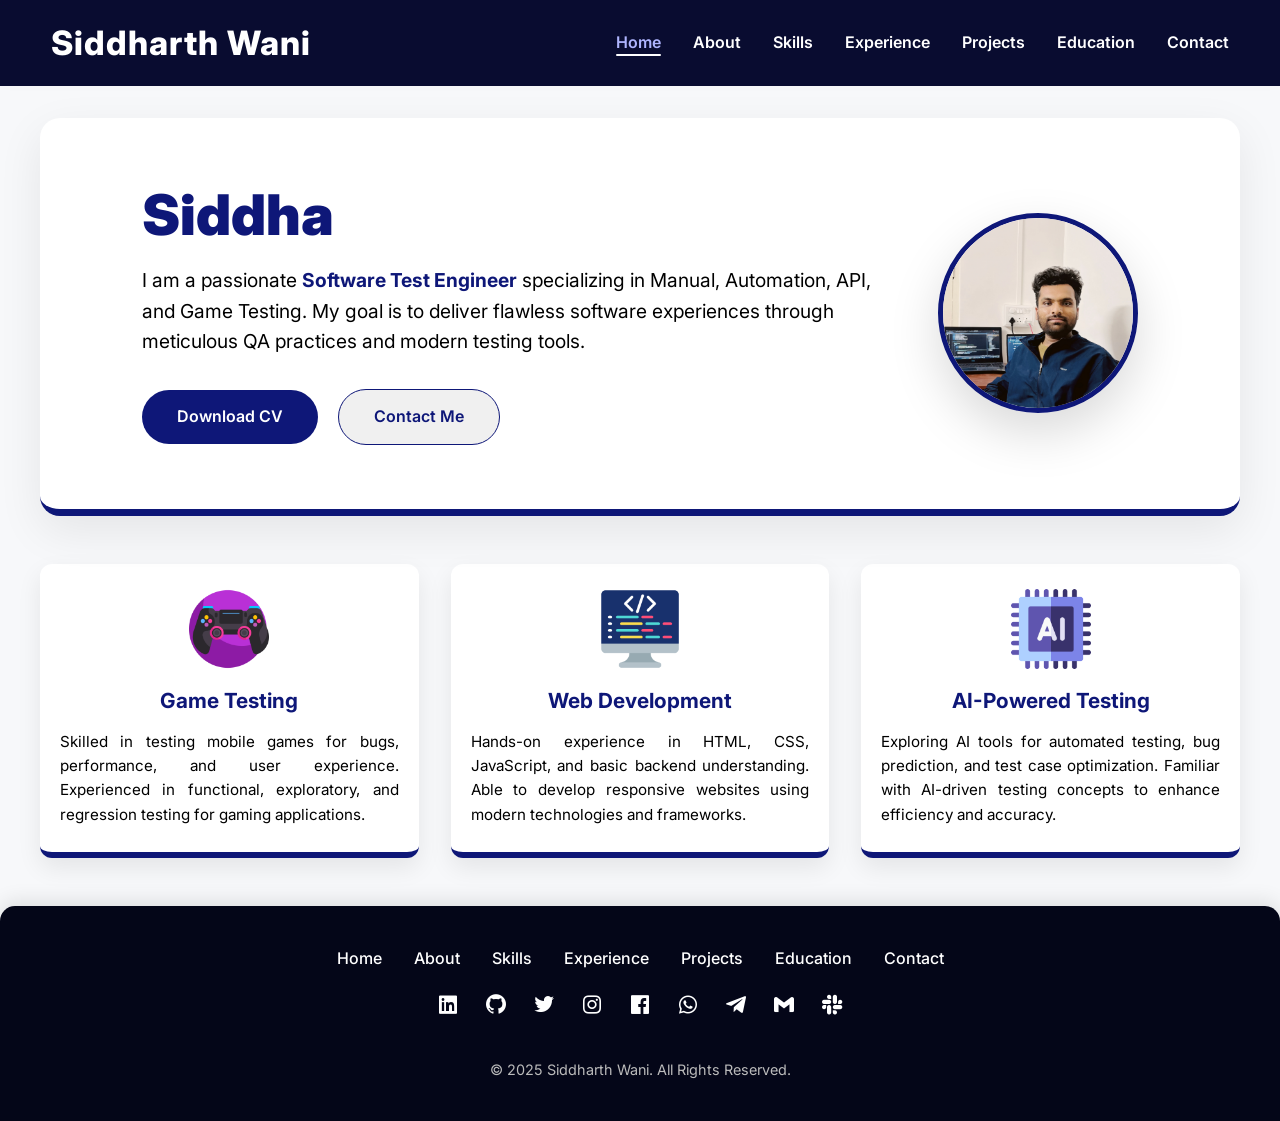
<file: index.html>
<!DOCTYPE html>
<html lang="en">
<head>
  <meta charset="UTF-8">
  <meta name="viewport" content="width=device-width, initial-scale=1.0">
  <title>Siddharth Wani | Portfolio</title>
  <link href="https://fonts.googleapis.com/css2?family=Inter:wght@400;600;700&display=swap" rel="stylesheet">
  <link rel="stylesheet" href="style.css">
  <link href="https://unpkg.com/boxicons@2.1.4/css/boxicons.min.css" rel="stylesheet">
  <link href="https://unpkg.com/boxicons@2.1.4/css/boxicons.min.css" rel="stylesheet">

</head>
<body>
  <!-- Scroll Progress Bar -->
  <div class="scroll-progress"></div>

  <!-- Navbar -->
  <header>
    <nav class="navbar">
      <div class="logo">Siddharth Wani</div>
      <ul class="nav-links">
        <li><a href="index.html" class="active">Home</a></li>
        <li><a href="about.html">About</a></li>
        <li><a href="skills.html">Skills</a></li>
        <li><a href="experience.html">Experience</a></li>
        <li><a href="projects.html">Projects</a></li>
        <li><a href="education.html">Education</a></li>
        <li><a href="contact.html">Contact</a></li>
      </ul>
      <div class="hamburger"><span></span><span></span><span></span></div>
    </nav>
  </header>

  <!-- Hero Section -->
  <section class="hero">
    <div class="hero-content">
      <h1 id="typing-text">Siddharth Wani</h1>
      <p>I am a passionate <span>Software Test Engineer</span> specializing in Manual, Automation, API, and Game Testing. My goal is to deliver flawless software experiences through meticulous QA practices and modern testing tools.</p>
      <div class="hero-btns">
       <a href="Siddharth Wani- Resume.pdf" id="download-cv" class="btn-primary">Download CV</a>

        
        <a href="contact.html" class="btn-secondary">Contact Me</a>
      </div>
    </div>
    <div class="hero-image">
      <img src="Picsart_25-09-28_19-51-25-520.jpg" alt="Siddharth Wani">
    </div>
  </section>

  <div class="highlights">

<!-- Card 1: Game Testing -->
<div class="highlight-card">
  <div class="highlight-logo-container">
    <img src="gaming.png" alt="Game Testing Logo" class="highlight-logo">
  </div>
  <h3 style="text-align: center;">Game Testing</h3>
  <p style="text-align: justify;">
    Skilled in testing mobile games for bugs, performance, and user experience. Experienced in functional, exploratory, and regression testing for gaming applications.
  </p>
</div>

<!-- Card 2: Development Skills -->
<div class="highlight-card">
  <div class="highlight-logo-container">
    <img src="programming.png" alt="Development Logo" class="highlight-logo">
  </div>
  <h3 style="text-align: center;">Web Development</h3>
  <p style="text-align: justify;">
    Hands-on experience in HTML, CSS, JavaScript, and basic backend understanding. Able to develop responsive websites using modern technologies and frameworks.
  </p>
</div>

<!-- Card 3: AI in Testing -->
<div class="highlight-card">
  <div class="highlight-logo-container">
    <img src="ai.png" alt="AI Testing Logo" class="highlight-logo">
  </div>
  <h3 style="text-align: center;">AI-Powered Testing</h3>
  <p style="text-align: justify;">
    Exploring AI tools for automated testing, bug prediction, and test case optimization. Familiar with AI-driven testing concepts to enhance efficiency and accuracy.
  </p>
</div>




</div>


<footer class="footer">
  <div class="footer-container">
    <!-- Quick Links -->
    <ul class="footer-links">
      <li><a href="index.html">Home</a></li>
      <li><a href="about.html">About</a></li>
      <li><a href="skills.html">Skills</a></li>
      <li><a href="experience.html">Experience</a></li>
      <li><a href="projects.html">Projects</a></li>
      <li><a href="education.html">Education</a></li>
      <li><a href="contact.html">Contact</a></li>
    </ul>

    <!-- Social Icons -->
<div class="social">
  <a href="https://www.linkedin.com/in/siddharthwani/" target="_blank">
    <i class='bx bxl-linkedin-square'></i>
  </a>
  <a><i class='bx bxl-github'></i></a>
  <a><i class='bx bxl-twitter'></i></a>
  <a href="https://www.instagram.com/siddharthbwani?igsh=bHFyMXdpeGRtMmJ3" target="_blank">
    <i class='bx bxl-instagram'></i>
  </a>
  <a><i class='bx bxl-facebook-square'></i></a>
  <a href="https://wa.me/918767096245" target="_blank">
    <i class='bx bxl-whatsapp'></i>
  </a>
  <a><i class='bx bxl-telegram'></i></a>

 <a href="https://mail.google.com/mail/?view=cm&fs=1&to=wanisiddharthb@gmail.com&su=Hello%20Siddharth&body=I%20want%20to%20connect%20with%20you" target="_blank">
  <i class='bx bxl-gmail'></i>
</a>

  <a><i class='bx bxl-slack'></i></a>
</div>


  <!-- Copyright -->
  <div class="copyright">
    <p>© 2025 Siddharth Wani. All Rights Reserved.</p>
  </div>
</footer>




  <script src="script.js"></script>

<!-- Modal -->
<div id="downloadModal" class="modal">
  <div class="modal-content">
    <p>Do you want to download the CV?</p>
    <div class="modal-buttons">
      <button id="yesBtn" class="btn-yes">Yes</button>
      <button id="noBtn" class="btn-no">No</button>
    </div>
  </div>
</div>

</body>
</html>
</file>
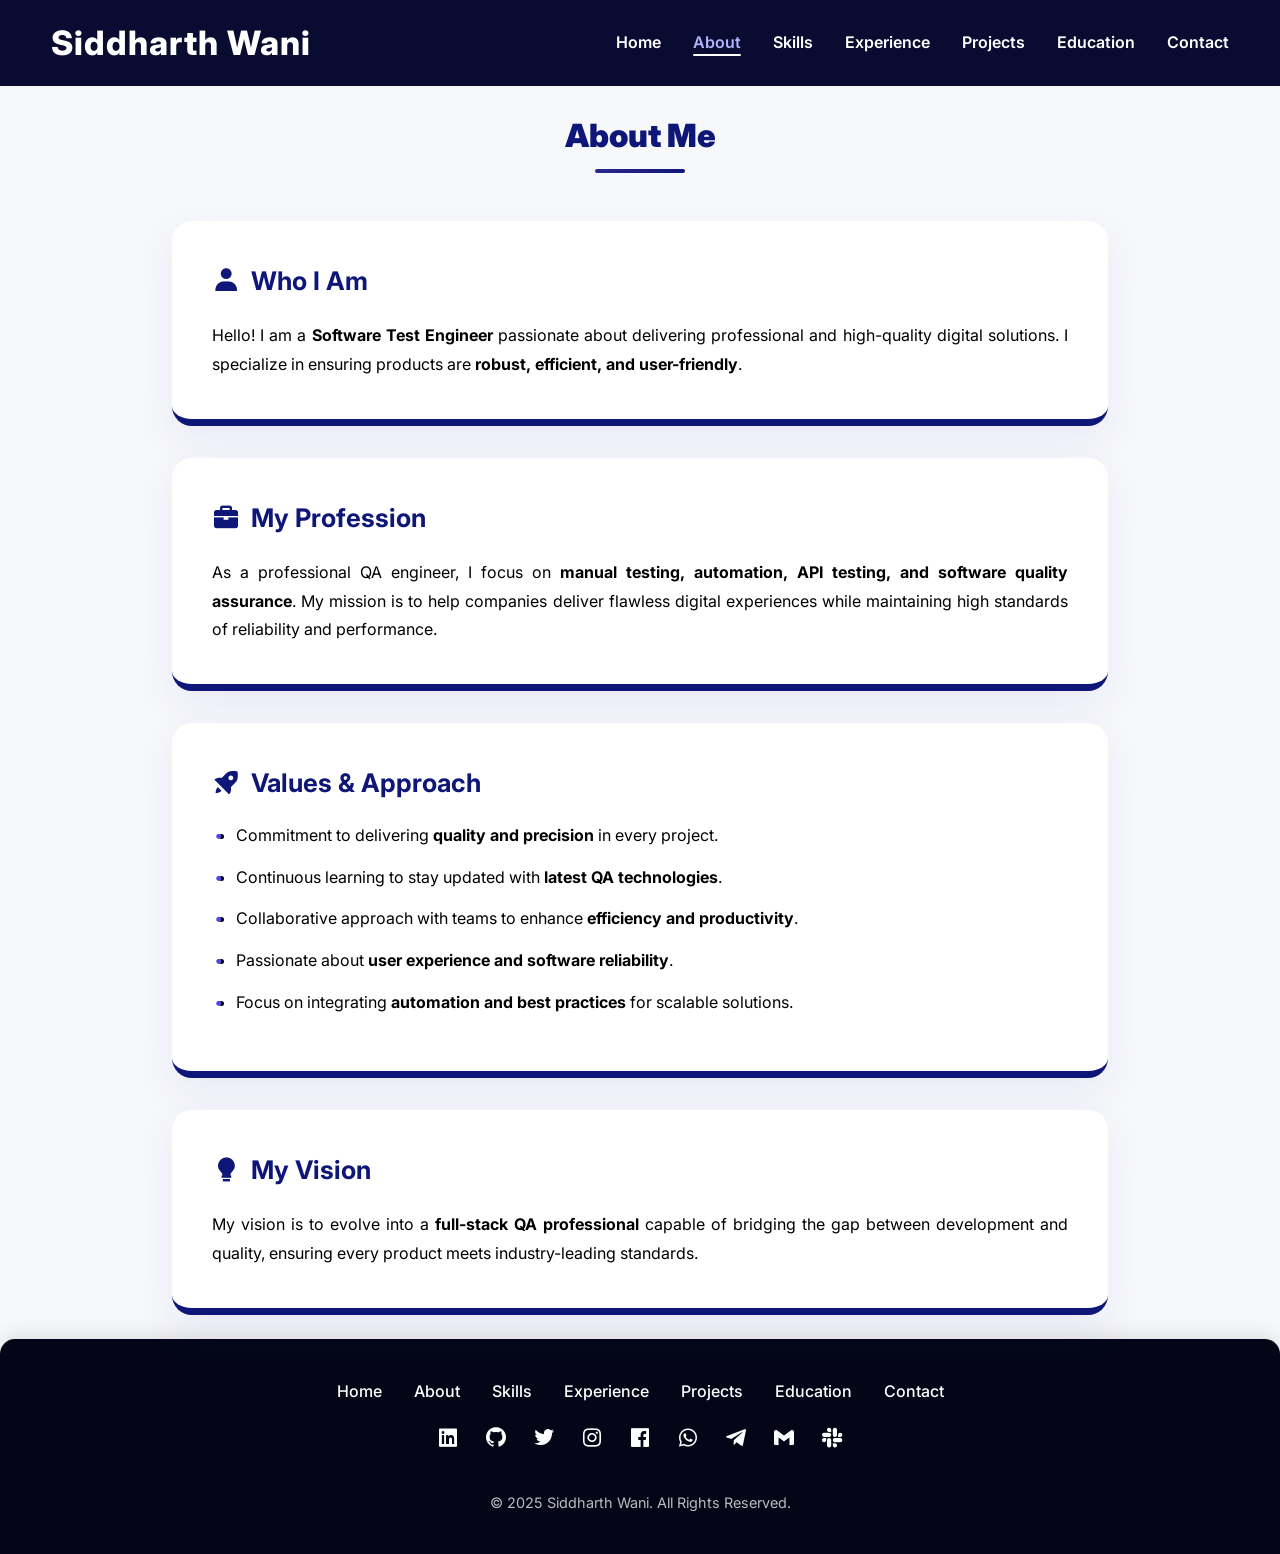
<file: about.html>
<!DOCTYPE html>
<html lang="en">
<head>
  <meta charset="UTF-8">
  <meta name="viewport" content="width=device-width, initial-scale=1.0">
  <title>About | Siddharth Wani</title>
  <link href="https://fonts.googleapis.com/css2?family=Inter:wght@400;600;700&display=swap" rel="stylesheet">
  <link href="https://unpkg.com/boxicons@2.1.4/css/boxicons.min.css" rel="stylesheet">
  <link rel="stylesheet" href="style.css">
</head>
<body>

  <!-- Navbar -->
  <header>
    <nav class="navbar">
      <div class="logo">Siddharth Wani</div>
      <ul class="nav-links">
        <li><a href="index.html">Home</a></li>
        <li><a href="about.html" class="active">About</a></li>
        <li><a href="skills.html">Skills</a></li>
        <li><a href="experience.html">Experience</a></li>
        <li><a href="projects.html">Projects</a></li>
        <li><a href="education.html">Education</a></li>
        <li><a href="contact.html">Contact</a></li>
      </ul>
      <div class="hamburger"><span></span><span></span><span></span></div>
    </nav>
  </header>

  <!-- About Section -->
  <section class="about-section">
    <h2 class="section-title">About Me</h2>

    <!-- Intro Card -->
    <div class="about-card fade-in">
      <h3><i class='bx bxs-user'></i> Who I Am</h3>
      <p style="text-align: justify;">Hello! I am a <strong>Software Test Engineer</strong> passionate about delivering professional and high-quality digital solutions. I specialize in ensuring products are <strong>robust, efficient, and user-friendly</strong>.</p>
    </div>

    <!-- Profession Card -->
    <div class="about-card fade-in">
      <h3><i class='bx bxs-briefcase'></i> My Profession</h3>
      <p style="text-align: justify;">As a professional QA engineer, I focus on <strong>manual testing, automation, API testing, and software quality assurance</strong>. My mission is to help companies deliver flawless digital experiences while maintaining high standards of reliability and performance.</p>
    </div>

    <!-- Values & Approach Card -->
    <div class="about-card fade-in">
      <h3><i class='bx bxs-rocket'></i> Values & Approach</h3>
      <ul>
        <li>Commitment to delivering <strong>quality and precision</strong> in every project.</li>
        <li>Continuous learning to stay updated with <strong>latest QA technologies</strong>.</li>
        <li>Collaborative approach with teams to enhance <strong>efficiency and productivity</strong>.</li>
        <li>Passionate about <strong>user experience and software reliability</strong>.</li>
        <li>Focus on integrating <strong>automation and best practices</strong> for scalable solutions.</li>
      </ul>
    </div>

    <!-- Vision Card -->
    <div class="about-card fade-in">
      <h3><i class='bx bxs-bulb'></i> My Vision</h3>
      <p style="text-align: justify;">My vision is to evolve into a <strong>full-stack QA professional</strong> capable of bridging the gap between development and quality, ensuring every product meets industry-leading standards.</p>
    </div>
  </section>

<footer class="footer">
  <div class="footer-container">
    <!-- Quick Links -->
    <ul class="footer-links">
      <li><a href="index.html">Home</a></li>
      <li><a href="about.html">About</a></li>
      <li><a href="skills.html">Skills</a></li>
      <li><a href="experience.html">Experience</a></li>
      <li><a href="projects.html">Projects</a></li>
      <li><a href="education.html">Education</a></li>
      <li><a href="contact.html">Contact</a></li>
    </ul>

    <!-- Social Icons -->
<div class="social">
  <a href="https://www.linkedin.com/in/siddharthwani/" target="_blank">
    <i class='bx bxl-linkedin-square'></i>
  </a>
  <a><i class='bx bxl-github'></i></a>
  <a><i class='bx bxl-twitter'></i></a>
  <a href="https://www.instagram.com/siddharthbwani?igsh=bHFyMXdpeGRtMmJ3" target="_blank">
    <i class='bx bxl-instagram'></i>
  </a>
  <a><i class='bx bxl-facebook-square'></i></a>
  <a href="https://wa.me/918767096245" target="_blank">
    <i class='bx bxl-whatsapp'></i>
  </a>
  <a><i class='bx bxl-telegram'></i></a>

 <a href="https://mail.google.com/mail/?view=cm&fs=1&to=wanisiddharthb@gmail.com&su=Hello%20Siddharth&body=I%20want%20to%20connect%20with%20you" target="_blank">
  <i class='bx bxl-gmail'></i>
</a>

  <a><i class='bx bxl-slack'></i></a>
</div>


  <!-- Copyright -->
  <div class="copyright">
    <p>© 2025 Siddharth Wani. All Rights Reserved.</p>
  </div>
</footer>

  <script src="script.js"></script>
</body>
</html>
</file>
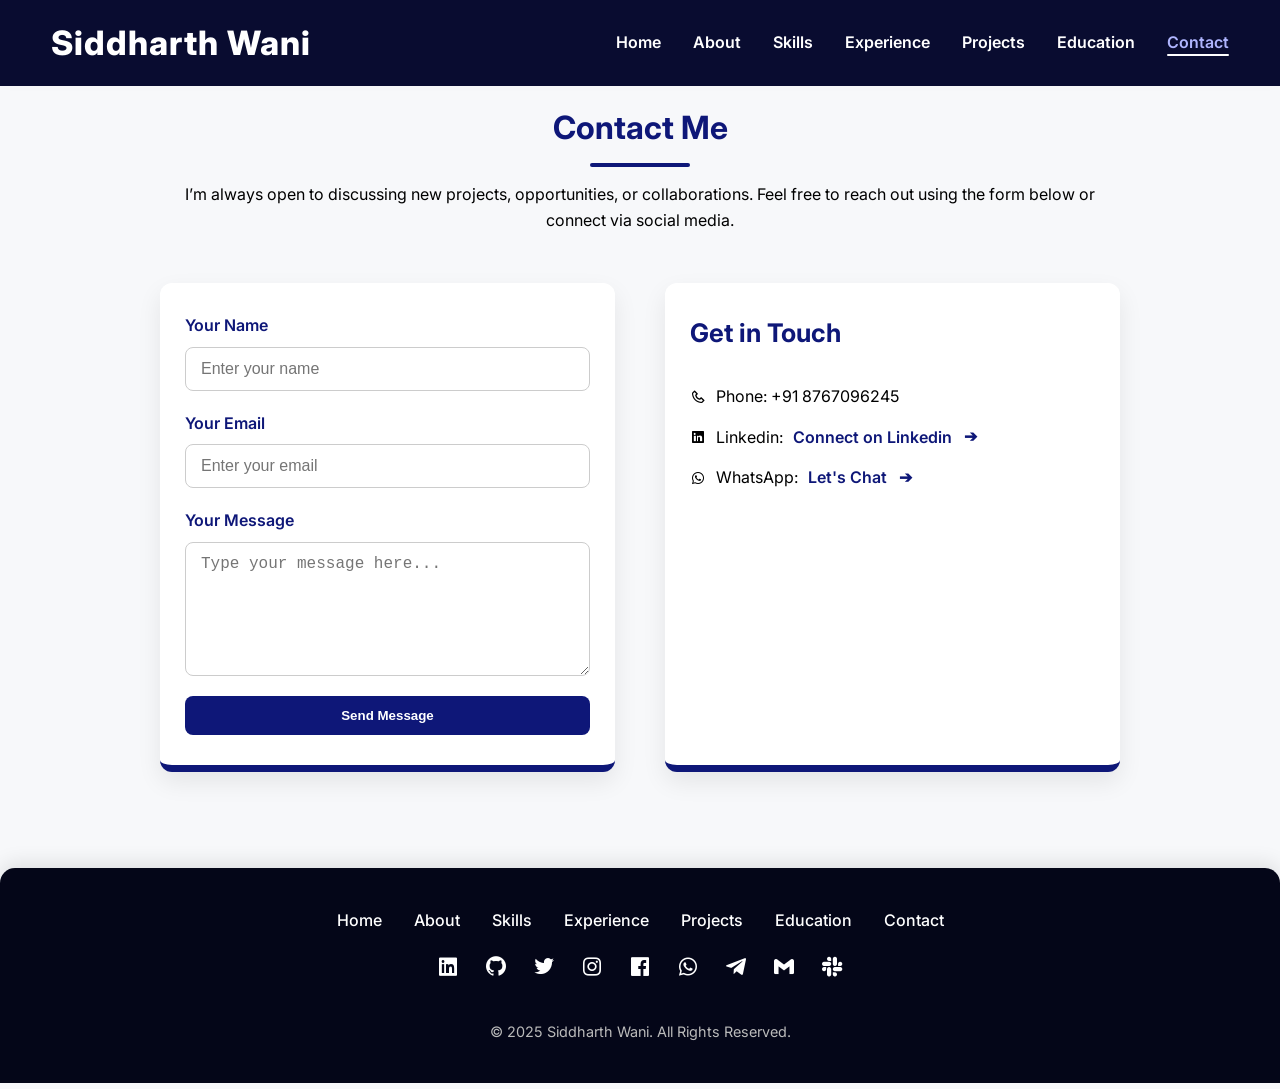
<file: contact.html>
<!DOCTYPE html>
<html lang="en">

<head>
  <meta charset="UTF-8">
  <meta name="viewport" content="width=device-width, initial-scale=1.0">
  <title>Contact | Siddharth Wani</title>
  <link href="https://fonts.googleapis.com/css2?family=Inter:wght@400;600;700&display=swap" rel="stylesheet">
  <link rel="stylesheet" href="style.css">
  <link href="https://unpkg.com/boxicons@2.1.4/css/boxicons.min.css" rel="stylesheet">

</head>

<body>
  <!-- Navbar -->
  <header>
    <nav class="navbar">
      <div class="logo">Siddharth Wani</div>
      <ul class="nav-links">
        <li><a href="index.html">Home</a></li>
        <li><a href="about.html">About</a></li>
        <li><a href="skills.html">Skills</a></li>
        <li><a href="experience.html">Experience</a></li>
        <li><a href="projects.html">Projects</a></li>
        <li><a href="education.html">Education</a></li>
        <li><a href="contact.html" class="active">Contact</a></li>
      </ul>
      <div class="hamburger"><span></span><span></span><span></span></div>
    </nav>
  </header>

  <!-- Contact Section -->
  <section class="contact-section">
    <h2>Contact Me</h2>
    <p class="contact-intro">I’m always open to discussing new projects, opportunities, or collaborations. Feel free to
      reach out using the form below or connect via social media.</p>
    <div class="contact-container">
      <form class="contact-form fade-in" action="#" method="post">
        <div class="form-group">
          <label for="name">Your Name</label>
          <input type="text" id="name" name="name" placeholder="Enter your name" required>
        </div>
        <div class="form-group">
          <label for="email">Your Email</label>
          <input type="email" id="email" name="email" placeholder="Enter your email" required>
        </div>
        <div class="form-group">
          <label for="message">Your Message</label>
          <textarea id="message" name="message" rows="6" placeholder="Type your message here..." required></textarea>
        </div>
        <button type="submit" class="btn-primary">Send Message</button>
      </form>
      <div class="contact-info fade-in">
        <h3>Get in Touch</h3>
        <p><i class='bx bx-phone'></i> Phone: +91 8767096245</p>
        <p><i class='bx bxl-linkedin-square'></i> Linkedin: <a href="https://www.linkedin.com/in/siddharthwani/"
            target="_blank">Connect on Linkedin</a></p>
        <p><i class='bx bxl-whatsapp'></i> WhatsApp: <a href="https://wa.me/918767096245" target="_blank">Let's Chat</a></p>

      </div>
  </section>

  <footer class="footer">
  <div class="footer-container">
    <!-- Quick Links -->
    <ul class="footer-links">
      <li><a href="index.html">Home</a></li>
      <li><a href="about.html">About</a></li>
      <li><a href="skills.html">Skills</a></li>
      <li><a href="experience.html">Experience</a></li>
      <li><a href="projects.html">Projects</a></li>
      <li><a href="education.html">Education</a></li>
      <li><a href="contact.html">Contact</a></li>
    </ul>

    <!-- Social Icons -->
<div class="social">
  <a href="https://www.linkedin.com/in/siddharthwani/" target="_blank">
    <i class='bx bxl-linkedin-square'></i>
  </a>
  <a><i class='bx bxl-github'></i></a>
  <a><i class='bx bxl-twitter'></i></a>
  <a href="https://www.instagram.com/siddharthbwani?igsh=bHFyMXdpeGRtMmJ3" target="_blank">
    <i class='bx bxl-instagram'></i>
  </a>
  <a><i class='bx bxl-facebook-square'></i></a>
  <a href="https://wa.me/918767096245" target="_blank">
    <i class='bx bxl-whatsapp'></i>
  </a>
  <a><i class='bx bxl-telegram'></i></a>

 <a href="https://mail.google.com/mail/?view=cm&fs=1&to=wanisiddharthb@gmail.com&su=Hello%20Siddharth&body=I%20want%20to%20connect%20with%20you" target="_blank">
  <i class='bx bxl-gmail'></i>
</a>

  <a><i class='bx bxl-slack'></i></a>
</div>


  <!-- Copyright -->
  <div class="copyright">
    <p>© 2025 Siddharth Wani. All Rights Reserved.</p>
  </div>
</footer>


  <script src="script.js"></script>
</body>


</html>
</file>
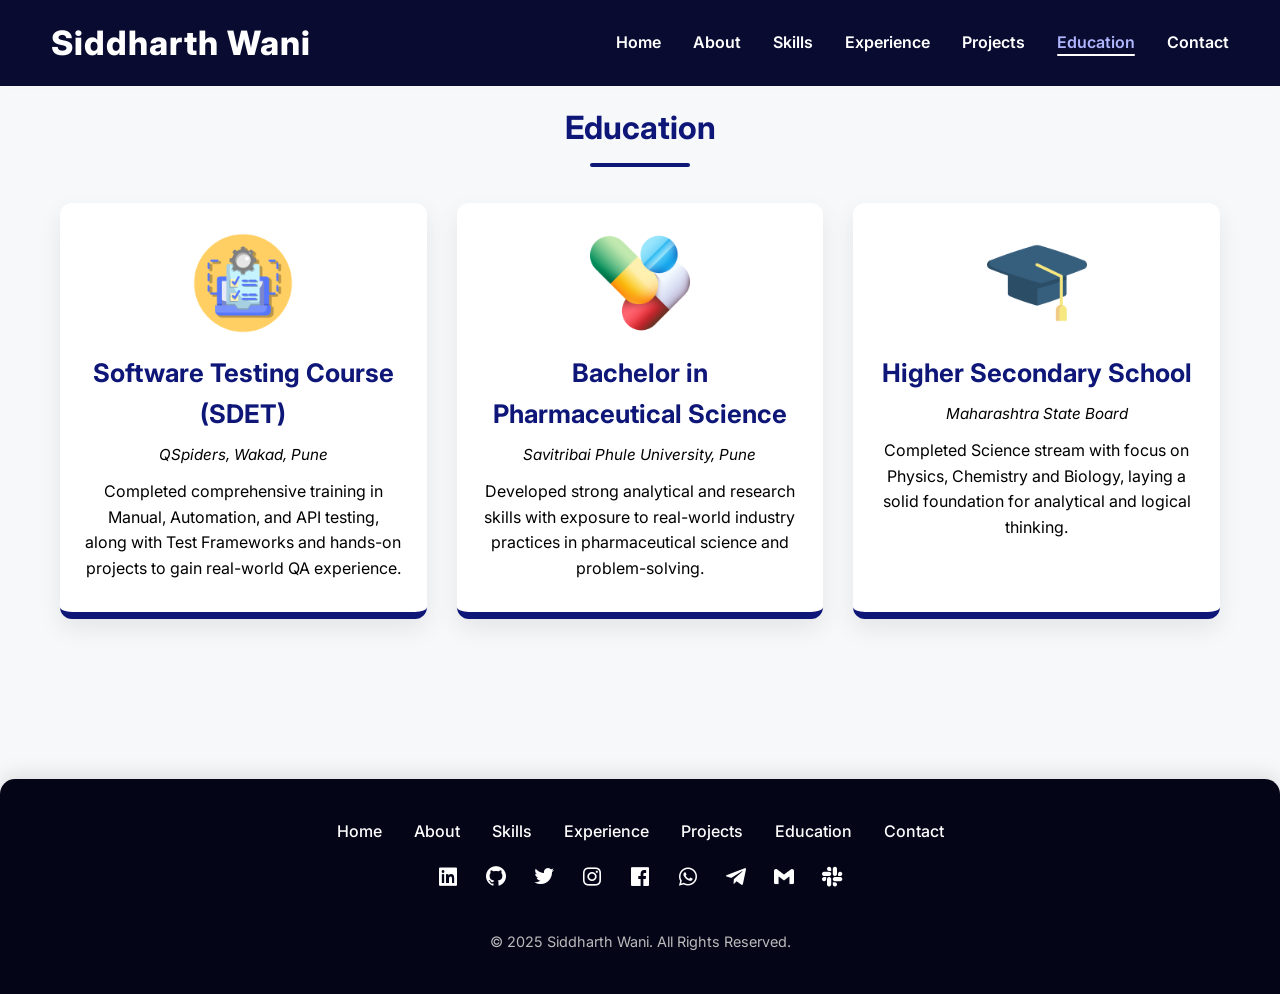
<file: education.html>
<!DOCTYPE html>
<html lang="en">
<head>
  <meta charset="UTF-8">
  <meta name="viewport" content="width=device-width, initial-scale=1.0">
  <title>Education | Siddharth Wani</title>
  <link href="https://fonts.googleapis.com/css2?family=Inter:wght@400;600;700&display=swap" rel="stylesheet">
  <link rel="stylesheet" href="style.css">
  <link href="https://unpkg.com/boxicons@2.1.4/css/boxicons.min.css" rel="stylesheet">
</head>
<body>
  <!-- Navbar -->
  <header>
    <nav class="navbar">
      <div class="logo">Siddharth Wani</div>
      <ul class="nav-links">
        <li><a href="index.html">Home</a></li>
        <li><a href="about.html">About</a></li>
        <li><a href="skills.html">Skills</a></li>
        <li><a href="experience.html">Experience</a></li>
        <li><a href="projects.html">Projects</a></li>
        <li><a href="education.html" class="active">Education</a></li>
        <li><a href="contact.html">Contact</a></li>
      </ul>
      <div class="hamburger"><span></span><span></span><span></span></div>
    </nav>
  </header>

  <!-- Education Section -->
  <section class="education-section" style="text-align: justify;">
    <h2>Education</h2>
    <div class="education-container">

      <!-- Education Card 1 -->
      <div class="education-card fade-in">
        <img src="manual1.png" alt="Logo" class="edu-logo">
        <h3>Software Testing Course (SDET)</h3>
        <span>QSpiders, Wakad, Pune</span>
        <p>Completed comprehensive training in Manual, Automation, and API testing, along with Test Frameworks and hands-on projects to gain real-world QA experience.</p>
      </div>

      <!-- Education Card 2 -->
      <div class="education-card fade-in">
        <img src="drugs.png" alt="Logo" class="edu-logo">
        <h3>Bachelor in Pharmaceutical Science</h3>
        <span>Savitribai Phule University, Pune</span>
        <p>Developed strong analytical and research skills with exposure to real-world industry practices in pharmaceutical science and problem-solving.</p>
      </div>

      <!-- Education Card 3 -->
      <div class="education-card fade-in">
        <img src="mortarboard.png" alt="Logo" class="edu-logo">
        <h3>Higher Secondary School</h3>
        <span>Maharashtra State Board</span>
        <p>Completed Science stream with focus on Physics, Chemistry and Biology, laying a solid foundation for analytical and logical thinking.</p>
      </div>

    </div>
  </section>

<footer class="footer">
  <div class="footer-container">
    <!-- Quick Links -->
    <ul class="footer-links">
      <li><a href="index.html">Home</a></li>
      <li><a href="about.html">About</a></li>
      <li><a href="skills.html">Skills</a></li>
      <li><a href="experience.html">Experience</a></li>
      <li><a href="projects.html">Projects</a></li>
      <li><a href="education.html">Education</a></li>
      <li><a href="contact.html">Contact</a></li>
    </ul>

    <!-- Social Icons -->
<div class="social">
  <a href="https://www.linkedin.com/in/siddharthwani/" target="_blank">
    <i class='bx bxl-linkedin-square'></i>
  </a>
  <a><i class='bx bxl-github'></i></a>
  <a><i class='bx bxl-twitter'></i></a>
  <a href="https://www.instagram.com/siddharthbwani?igsh=bHFyMXdpeGRtMmJ3" target="_blank">
    <i class='bx bxl-instagram'></i>
  </a>
  <a><i class='bx bxl-facebook-square'></i></a>
  <a href="https://wa.me/918767096245" target="_blank">
    <i class='bx bxl-whatsapp'></i>
  </a>
  <a><i class='bx bxl-telegram'></i></a>

 <a href="https://mail.google.com/mail/?view=cm&fs=1&to=wanisiddharthb@gmail.com&su=Hello%20Siddharth&body=I%20want%20to%20connect%20with%20you" target="_blank">
  <i class='bx bxl-gmail'></i>
</a>

  <a><i class='bx bxl-slack'></i></a>
</div>


  <!-- Copyright -->
  <div class="copyright">
    <p>© 2025 Siddharth Wani. All Rights Reserved.</p>
  </div>
</footer>


  <script src="script.js"></script>
</body>
</html>
</file>
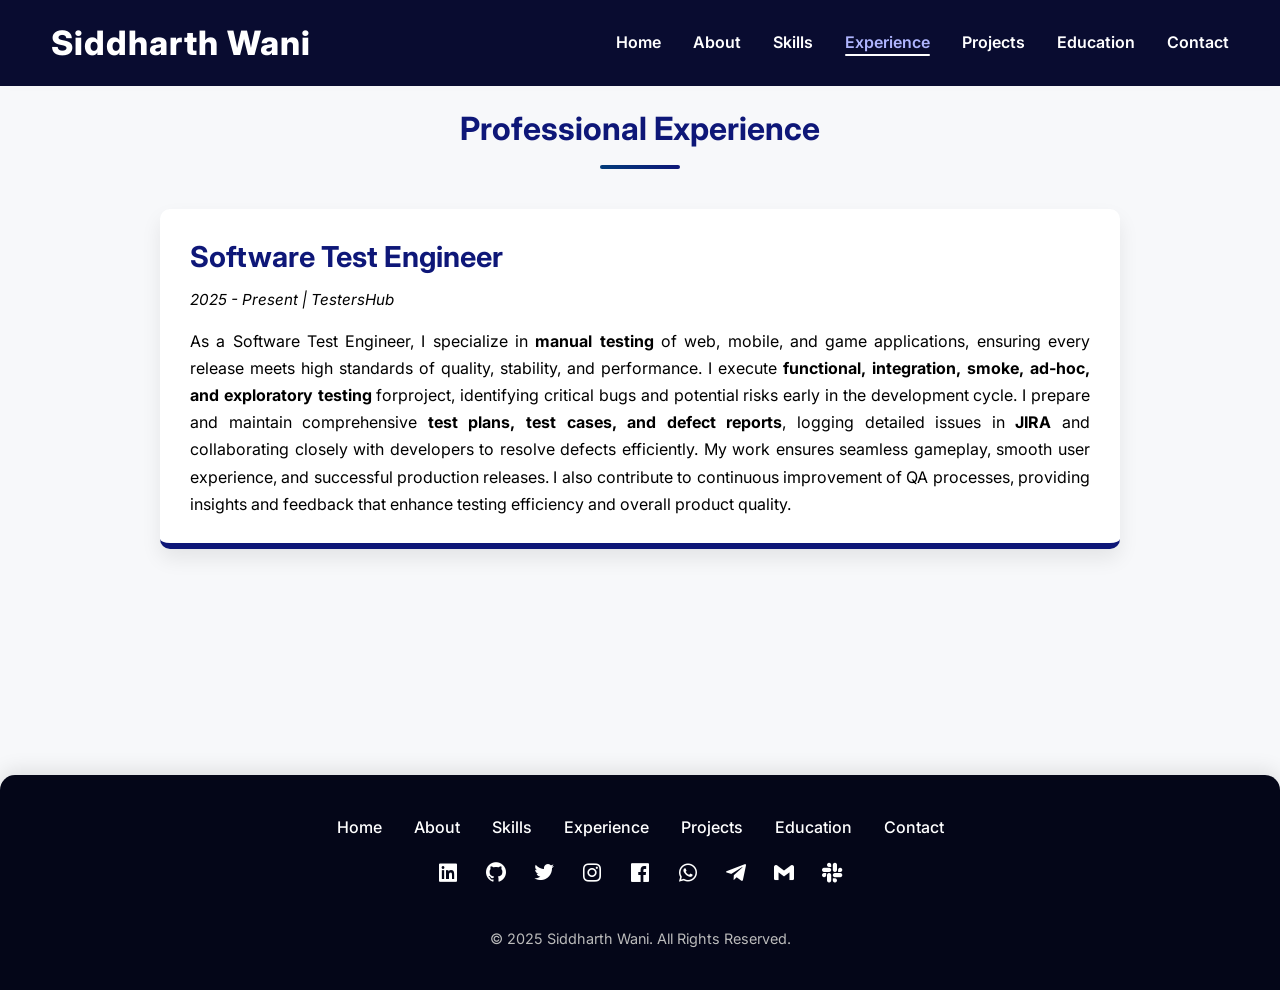
<file: experience.html>
<!DOCTYPE html>
<html lang="en">
<head>
  <meta charset="UTF-8">
  <meta name="viewport" content="width=device-width, initial-scale=1.0">
  <title>Experience | Siddharth Wani</title>
  <link href="https://fonts.googleapis.com/css2?family=Inter:wght@400;600;700&display=swap" rel="stylesheet">
  <link rel="stylesheet" href="style.css">
  <link href="https://unpkg.com/boxicons@2.1.4/css/boxicons.min.css" rel="stylesheet">
</head>
<body>
  <!-- Navbar -->
  <header>
    <nav class="navbar">
      <div class="logo">Siddharth Wani</div>
      <ul class="nav-links">
        <li><a href="index.html">Home</a></li>
        <li><a href="about.html">About</a></li>
        <li><a href="skills.html">Skills</a></li>
        <li><a href="experience.html" class="active">Experience</a></li>
        <li><a href="projects.html">Projects</a></li>
        <li><a href="education.html">Education</a></li>
        <li><a href="contact.html">Contact</a></li>
      </ul>
      <div class="hamburger"><span></span><span></span><span></span></div>
    </nav>
  </header>

  <!-- Experience Section -->
  <!-- Experience Section -->
<section class="experience-section">
  <h2>Professional Experience</h2>
  <div class="timeline">
    <!-- Software Test Engineer -->
    <div class="timeline-entry fade-in">
      <div class="timeline-dot"></div>
      <div class="timeline-content">
        <h3>Software Test Engineer</h3>
        <span class="timeline-date">2025 - Present | TestersHub</span>
        <p style="text-align: justify;">
          As a Software Test Engineer, I specialize in <strong>manual testing</strong> of web, mobile, and game applications, ensuring every release meets high standards of quality, stability, and performance. I execute <strong>functional, integration, smoke, ad-hoc, and exploratory testing</strong> forproject, identifying critical bugs and potential risks early in the development cycle. I prepare and maintain comprehensive <strong>test plans, test cases, and defect reports</strong>, logging detailed issues in <strong>JIRA</strong> and collaborating closely with developers to resolve defects efficiently. My work ensures seamless gameplay, smooth user experience, and successful production releases. I also contribute to continuous improvement of QA processes, providing insights and feedback that enhance testing efficiency and overall product quality.
        </p>
      </div>
    </div>

    
  </div>
</section>

<footer class="footer">
  <div class="footer-container">
    <!-- Quick Links -->
    <ul class="footer-links">
      <li><a href="index.html">Home</a></li>
      <li><a href="about.html">About</a></li>
      <li><a href="skills.html">Skills</a></li>
      <li><a href="experience.html">Experience</a></li>
      <li><a href="projects.html">Projects</a></li>
      <li><a href="education.html">Education</a></li>
      <li><a href="contact.html">Contact</a></li>
    </ul>

    <!-- Social Icons -->
<div class="social">
  <a href="https://www.linkedin.com/in/siddharthwani/" target="_blank">
    <i class='bx bxl-linkedin-square'></i>
  </a>
  <a><i class='bx bxl-github'></i></a>
  <a><i class='bx bxl-twitter'></i></a>
  <a href="https://www.instagram.com/siddharthbwani?igsh=bHFyMXdpeGRtMmJ3" target="_blank">
    <i class='bx bxl-instagram'></i>
  </a>
  <a><i class='bx bxl-facebook-square'></i></a>
  <a href="https://wa.me/918767096245" target="_blank">
    <i class='bx bxl-whatsapp'></i>
  </a>
  <a><i class='bx bxl-telegram'></i></a>

 <a href="https://mail.google.com/mail/?view=cm&fs=1&to=wanisiddharthb@gmail.com&su=Hello%20Siddharth&body=I%20want%20to%20connect%20with%20you" target="_blank">
  <i class='bx bxl-gmail'></i>
</a>

  <a><i class='bx bxl-slack'></i></a>
</div>


  <!-- Copyright -->
  <div class="copyright">
    <p>© 2025 Siddharth Wani. All Rights Reserved.</p>
  </div>
</footer>


  <script src="script.js"></script>
</body>
</html>
</file>
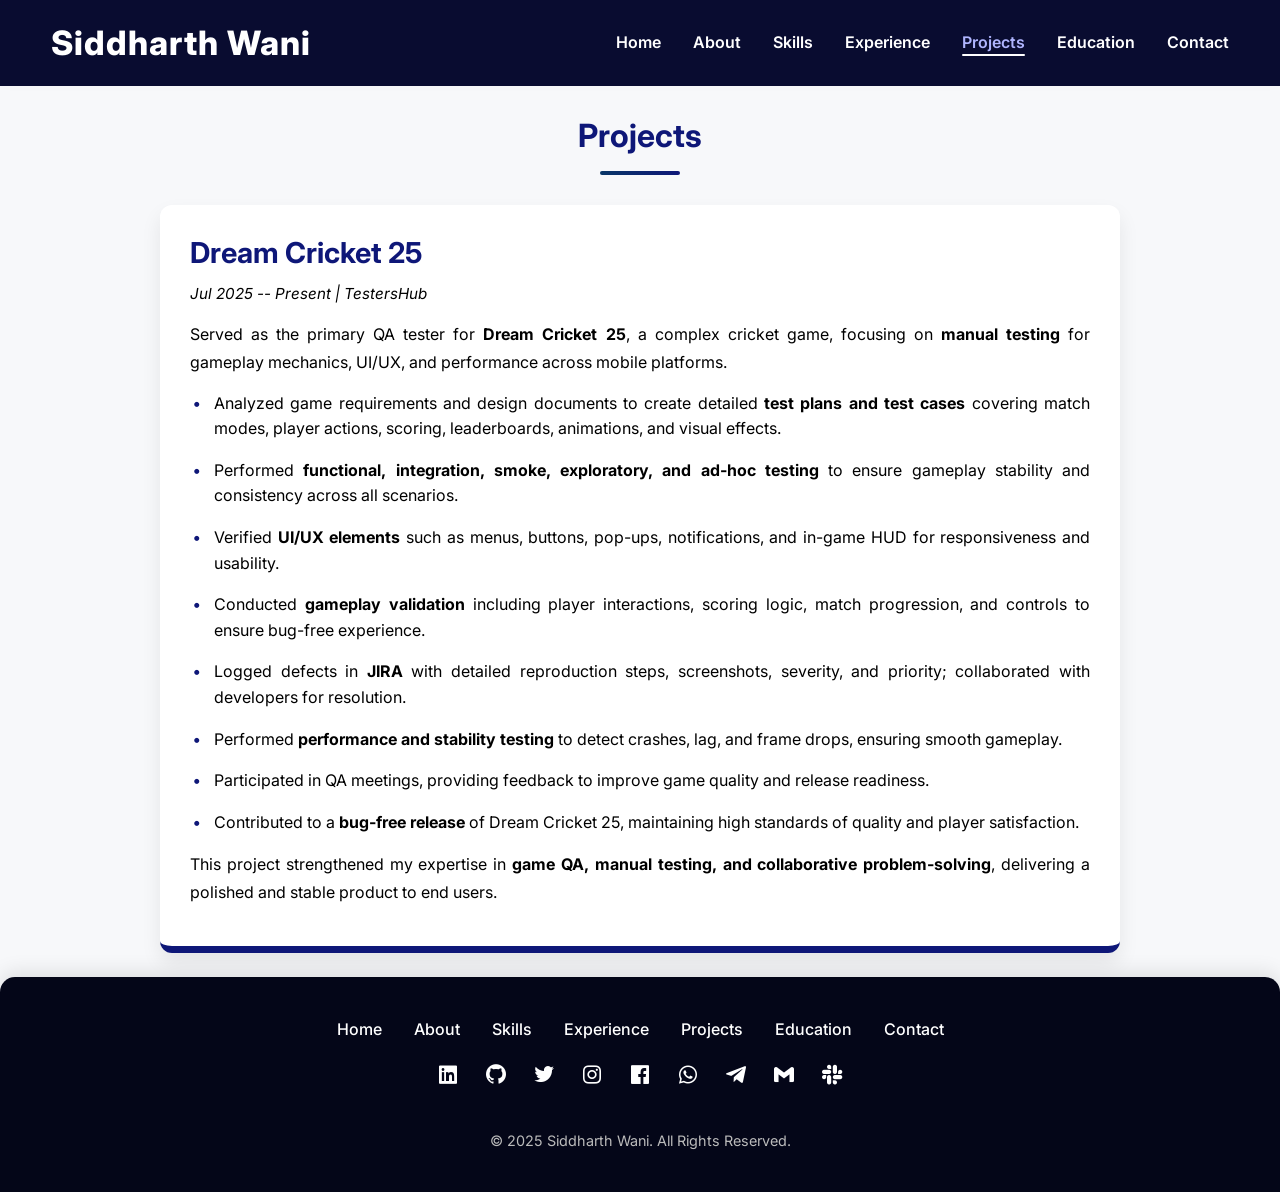
<file: projects.html>
<!DOCTYPE html>
<html lang="en">
<head>
  <meta charset="UTF-8">
  <meta name="viewport" content="width=device-width, initial-scale=1.0">
  <title>Projects | Siddharth Wani - QA & Game Testing Portfolio</title>
  <meta name="description" content="Explore the professional projects of Siddharth Wani, including Dream Cricket 25, showcasing expertise in QA, manual testing, and game testing.">
  <link href="https://fonts.googleapis.com/css2?family=Inter:wght@400;600;700&display=swap" rel="stylesheet">
  <link rel="stylesheet" href="style.css">
  <link href="https://unpkg.com/boxicons@2.1.4/css/boxicons.min.css" rel="stylesheet">
</head>
<body>
  <!-- Navbar -->
  <header>
    <nav class="navbar">
      <div class="logo">Siddharth Wani</div>
      <ul class="nav-links">
        <li><a href="index.html">Home</a></li>
        <li><a href="about.html">About</a></li>
        <li><a href="skills.html">Skills</a></li>
        <li><a href="experience.html">Experience</a></li>
        <li><a href="projects.html" class="active">Projects</a></li>
        <li><a href="education.html">Education</a></li>
        <li><a href="contact.html">Contact</a></li>
      </ul>
      <div class="hamburger"><span></span><span></span><span></span></div>
    </nav>
  </header>

  <!-- Projects Section -->
  <main class="projects-section">
    <div class="container">
      <h1 class="section-title">Projects</h1>

      <!-- Project: Dream Cricket 25 -->
      <article class="project-entry fade-in" style="text-align: justify;">
        <div class="project-content">
          <h2 class="project-title">Dream Cricket 25</h2>
          <span class="project-date">Jul 2025 -- Present | TestersHub</span>
          <p>
            Served as the primary QA tester for <strong>Dream Cricket 25</strong>, a complex cricket game, focusing on <strong>manual testing</strong> for gameplay mechanics, UI/UX, and performance across mobile platforms.
          </p>
          <ul>
            <li>Analyzed game requirements and design documents to create detailed <strong>test plans and test cases</strong> covering match modes, player actions, scoring, leaderboards, animations, and visual effects.</li>
            <li>Performed <strong>functional, integration, smoke, exploratory, and ad-hoc testing</strong> to ensure gameplay stability and consistency across all scenarios.</li>
            <li>Verified <strong>UI/UX elements</strong> such as menus, buttons, pop-ups, notifications, and in-game HUD for responsiveness and usability.</li>
            <li>Conducted <strong>gameplay validation</strong> including player interactions, scoring logic, match progression, and controls to ensure bug-free experience.</li>
            <li>Logged defects in <strong>JIRA</strong> with detailed reproduction steps, screenshots, severity, and priority; collaborated with developers for resolution.</li>
            <li>Performed <strong>performance and stability testing</strong> to detect crashes, lag, and frame drops, ensuring smooth gameplay.</li>
            <li>Participated in QA meetings, providing feedback to improve game quality and release readiness.</li>
            <li>Contributed to a <strong>bug-free release</strong> of Dream Cricket 25, maintaining high standards of quality and player satisfaction.</li>
          </ul>
          <p>
            This project strengthened my expertise in <strong>game QA, manual testing, and collaborative problem-solving</strong>, delivering a polished and stable product to end users.
          </p>
        </div>
      </article>

      <!-- Add more project entries here following the same structure -->
    </div>
  </main>

  <!-- Footer -->
 <footer class="footer">
  <div class="footer-container">
    <!-- Quick Links -->
    <ul class="footer-links">
      <li><a href="index.html">Home</a></li>
      <li><a href="about.html">About</a></li>
      <li><a href="skills.html">Skills</a></li>
      <li><a href="experience.html">Experience</a></li>
      <li><a href="projects.html">Projects</a></li>
      <li><a href="education.html">Education</a></li>
      <li><a href="contact.html">Contact</a></li>
    </ul>

    <!-- Social Icons -->
<div class="social">
  <a href="https://www.linkedin.com/in/siddharthwani/" target="_blank">
    <i class='bx bxl-linkedin-square'></i>
  </a>
  <a><i class='bx bxl-github'></i></a>
  <a><i class='bx bxl-twitter'></i></a>
  <a href="https://www.instagram.com/siddharthbwani?igsh=bHFyMXdpeGRtMmJ3" target="_blank">
    <i class='bx bxl-instagram'></i>
  </a>
  <a><i class='bx bxl-facebook-square'></i></a>
  <a href="https://wa.me/918767096245" target="_blank">
    <i class='bx bxl-whatsapp'></i>
  </a>
  <a><i class='bx bxl-telegram'></i></a>

 <a href="https://mail.google.com/mail/?view=cm&fs=1&to=wanisiddharthb@gmail.com&su=Hello%20Siddharth&body=I%20want%20to%20connect%20with%20you" target="_blank">
  <i class='bx bxl-gmail'></i>
</a>

  <a><i class='bx bxl-slack'></i></a>
</div>


  <!-- Copyright -->
  <div class="copyright">
    <p>© 2025 Siddharth Wani. All Rights Reserved.</p>
  </div>
</footer>


  <script src="script.js"></script>
</body>
</html>
</file>
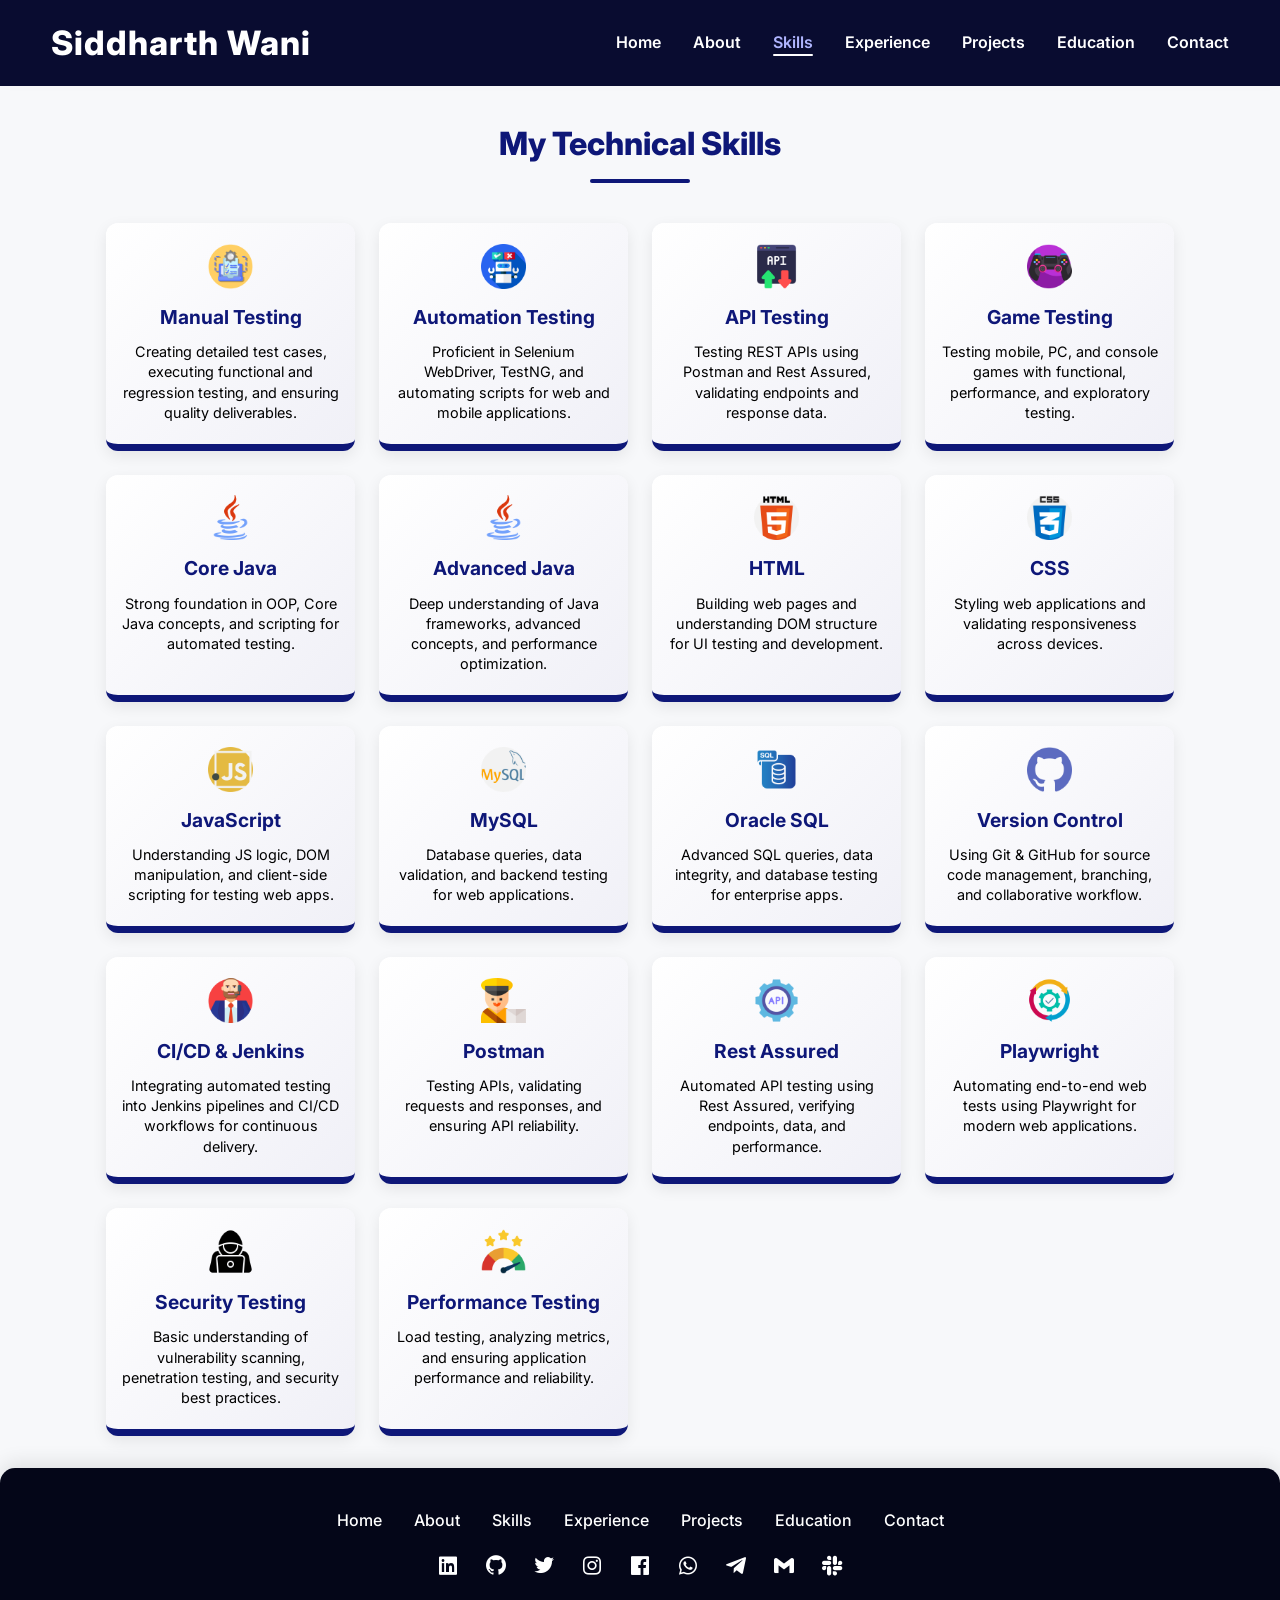
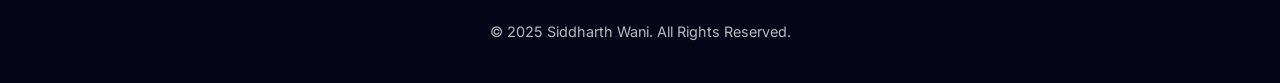
<file: skills.html>
<!DOCTYPE html>
<html lang="en">
<head>
  <meta charset="UTF-8">
  <meta name="viewport" content="width=device-width, initial-scale=1.0">
  <title>Skills | Siddharth Wani</title>
  <link href="https://fonts.googleapis.com/css2?family=Inter:wght@400;600;700&display=swap" rel="stylesheet">
  <link rel="stylesheet" href="style.css">
  <link href="https://unpkg.com/boxicons@2.1.4/css/boxicons.min.css" rel="stylesheet">
</head>
<body>

  <!-- Navbar -->
  <header>
    <nav class="navbar">
      <div class="logo">Siddharth Wani</div>
      <ul class="nav-links">
        <li><a href="index.html">Home</a></li>
        <li><a href="about.html">About</a></li>
        <li><a href="skills.html" class="active">Skills</a></li>
        <li><a href="experience.html">Experience</a></li>
        <li><a href="projects.html">Projects</a></li>
        <li><a href="education.html">Education</a></li>
        <li><a href="contact.html">Contact</a></li>
      </ul>
      <div class="hamburger"><span></span><span></span><span></span></div>
    </nav>
  </header>

  <!-- Skills Section -->
  <section class="skills-section" style="text-align: justify;">
    <h2>My Technical Skills</h2>
    <div class="skills-container" style="text-align: justify;">

      <div class="skill-card fade-in">
        <img src="manual1.png" alt="Manual Testing Icon" class="skill-icon">
        <h3>Manual Testing</h3>
        <p>Creating detailed test cases, executing functional and regression testing, and ensuring quality deliverables.</p>
      </div>

      <div class="skill-card fade-in">
        <img src="automation.png" alt="Automation Testing Icon" class="skill-icon">
        <h3>Automation Testing</h3>
        <p>Proficient in Selenium WebDriver, TestNG, and automating scripts for web and mobile applications.</p>
      </div>

      <div class="skill-card fade-in">
        <img src="api.png" alt="API Testing Icon" class="skill-icon">
        <h3>API Testing</h3>
        <p>Testing REST APIs using Postman and Rest Assured, validating endpoints and response data.</p>
      </div>

      <div class="skill-card fade-in">
        <img src="gaming.png" alt="Game Testing Icon" class="skill-icon">
        <h3>Game Testing</h3>
        <p>Testing mobile, PC, and console games with functional, performance, and exploratory testing.</p>
      </div>

      <div class="skill-card fade-in">
        <img src="java.png" alt="Core Java Icon" class="skill-icon">
        <h3>Core Java</h3>
        <p>Strong foundation in OOP, Core Java concepts, and scripting for automated testing.</p>
      </div>

      <div class="skill-card fade-in">
        <img src="java.png" alt="Advanced Java Icon" class="skill-icon">
        <h3>Advanced Java</h3>
        <p>Deep understanding of Java frameworks, advanced concepts, and performance optimization.</p>
      </div>

      <div class="skill-card fade-in">
        <img src="html-5_919827.png" alt="HTML Icon" class="skill-icon">
        <h3>HTML</h3>
        <p>Building web pages and understanding DOM structure for UI testing and development.</p>
      </div>

      <div class="skill-card fade-in">
        <img src="css_919826.png" alt="CSS Icon" class="skill-icon">
        <h3>CSS</h3>
        <p>Styling web applications and validating responsiveness across devices.</p>
      </div>

      <div class="skill-card fade-in">
        <img src="javascript_919828.png" alt="JavaScript Icon" class="skill-icon">
        <h3>JavaScript</h3>
        <p>Understanding JS logic, DOM manipulation, and client-side scripting for testing web apps.</p>
      </div>

      <div class="skill-card fade-in">
        <img src="mysql_919836.png" alt="MySQL Icon" class="skill-icon">
        <h3>MySQL</h3>
        <p>Database queries, data validation, and backend testing for web applications.</p>
      </div>

      <div class="skill-card fade-in">
        <img src="sql_12523470.png" alt="Oracle SQL Icon" class="skill-icon">
        <h3>Oracle SQL</h3>
        <p>Advanced SQL queries, data integrity, and database testing for enterprise apps.</p>
      </div>

      <div class="skill-card fade-in">
        <img src="github.png" alt="GitHub Icon" class="skill-icon">
        <h3>Version Control</h3>
        <p>Using Git & GitHub for source code management, branching, and collaborative workflow.</p>
      </div>

      <div class="skill-card fade-in">
        <img src="jenkins.png" alt="Jenkins Icon" class="skill-icon">
        <h3>CI/CD & Jenkins</h3>
        <p>Integrating automated testing into Jenkins pipelines and CI/CD workflows for continuous delivery.</p>
      </div>

      <div class="skill-card fade-in">
        <img src="postman_1722517.png" alt="Postman Icon" class="skill-icon">
        <h3>Postman</h3>
        <p>Testing APIs, validating requests and responses, and ensuring API reliability.</p>
      </div>

      <div class="skill-card fade-in">
        <img src="rest.png" alt="Rest Assured Icon" class="skill-icon">
        <h3>Rest Assured</h3>
        <p>Automated API testing using Rest Assured, verifying endpoints, data, and performance.</p>
      </div>

      <div class="skill-card fade-in">
        <img src="process.png" alt="Playwright Icon" class="skill-icon">
        <h3>Playwright</h3>
        <p>Automating end-to-end web tests using Playwright for modern web applications.</p>
      </div>

      <div class="skill-card fade-in">
        <img src="hacker.png" alt="Security Testing Icon" class="skill-icon">
        <h3>Security Testing</h3>
        <p>Basic understanding of vulnerability scanning, penetration testing, and security best practices.</p>
      </div>

      <div class="skill-card fade-in">
        <img src="good-feedback.png" alt="Performance Testing Icon" class="skill-icon">
        <h3>Performance Testing</h3>
        <p>Load testing, analyzing metrics, and ensuring application performance and reliability.</p>
      </div>

    </div>
  </section>

  <!-- Footer -->
  <footer class="footer">
  <div class="footer-container">
    <!-- Quick Links -->
    <ul class="footer-links">
      <li><a href="index.html">Home</a></li>
      <li><a href="about.html">About</a></li>
      <li><a href="skills.html">Skills</a></li>
      <li><a href="experience.html">Experience</a></li>
      <li><a href="projects.html">Projects</a></li>
      <li><a href="education.html">Education</a></li>
      <li><a href="contact.html">Contact</a></li>
    </ul>

    <!-- Social Icons -->
<div class="social">
  <a href="https://www.linkedin.com/in/siddharthwani/" target="_blank">
    <i class='bx bxl-linkedin-square'></i>
  </a>
  <a><i class='bx bxl-github'></i></a>
  <a><i class='bx bxl-twitter'></i></a>
  <a href="https://www.instagram.com/siddharthbwani?igsh=bHFyMXdpeGRtMmJ3" target="_blank">
    <i class='bx bxl-instagram'></i>
  </a>
  <a><i class='bx bxl-facebook-square'></i></a>
  <a href="https://wa.me/918767096245" target="_blank">
    <i class='bx bxl-whatsapp'></i>
  </a>
  <a><i class='bx bxl-telegram'></i></a>

 <a href="https://mail.google.com/mail/?view=cm&fs=1&to=wanisiddharthb@gmail.com&su=Hello%20Siddharth&body=I%20want%20to%20connect%20with%20you" target="_blank">
  <i class='bx bxl-gmail'></i>
</a>

  <a><i class='bx bxl-slack'></i></a>
</div>


  <!-- Copyright -->
  <div class="copyright">
    <p>© 2025 Siddharth Wani. All Rights Reserved.</p>
  </div>
</footer>

  <script src="script.js"></script>
</body>
</html>
</file>
<file: style.css>
/* ======================================== Global Reset & Body ======================================== */
* {
  margin: 0;
  padding: 0;
  box-sizing: border-box;
  scroll-behavior: smooth;
}

body {
  font-family: 'Inter', sans-serif;
  background: #f7f8fa;
  /* Light professional background */
  color: #1c1c1c;
  line-height: 1.6;
  overflow-x: hidden;
}

a {
  text-decoration: none;
  color: inherit;
}

img {
  max-width: 100%;
  display: block;
}

/* ======================================== Navbar ======================================== */
.navbar {
  display: flex;
  justify-content: space-between;
  align-items: center;
  padding: 1rem 4%;
  background: #090c30;
  box-shadow: 0 2px 12px rgba(0, 0, 0, 0.010);
  position: sticky;
  top: 0;
  z-index: 1000;
  transition: all 0.3s ease;
}

.navbar.scrolled {
  box-shadow: 0 6px 25px rgba(0, 0, 0, 0.5);
}

.navbar .logo {
  font-size: 2.1rem;
  font-weight: 800;
  color: #ffffff;
  /* Dark professional logo color */
  letter-spacing: 1px;
  transition: all 0.3s ease;
}

.navbar .logo:hover {
  color: #afb5fe;
  transform: scale(1.05);
}

.nav-links {
  display: flex;
  gap: 2rem;
  align-items: center;
  
}
.nav-links a {
  -webkit-user-drag: none; /* Safari & Chrome */
  user-drag: none;         /* Standard */
  -webkit-touch-callout: none; /* Disable long-press menu on iOS */
}


.nav-links li {
  list-style: none;
  /* Remove dots */
}

.nav-links li a {
  font-weight: 600;
  color: #ffffff;
  position: relative;
  transition: all 0.3s ease;
}

.nav-links li a.active,
.nav-links li a:hover {
  color: #afb5fe;
}

.nav-links li a::after {
  content: '';
  position: absolute;
  width: 0%;
  height: 2px;
  bottom: -4px;
  left: 0;
  background: #ffffff;
  transition: 0.3s ease;
  border-radius: 2px;
}

.nav-links li a:hover::after,
.nav-links li a.active::after {
  width: 100%;
}

/* Hamburger Menu */
.hamburger {
  display: none;
  flex-direction: column;
  justify-content: space-between;
  width: 30px;
  height: 22px;
  cursor: pointer;
  z-index: 101;
}

.hamburger span {
  display: block;
  height: 3px;
  width: 100%;
  background-color: #ffffff;
  /* Line color */
  border-radius: 2px;
  transition: all 0.3s ease;
}

/* Hamburger Active Animation */
.hamburger.active span:nth-child(1) {
  transform: rotate(45deg) translate(5px, 5px);
}

.hamburger.active span:nth-child(2) {
  opacity: 0;
}

.hamburger.active span:nth-child(3) {
  transform: rotate(-45deg) translate(6px, -6px);
}

/* Nav Links for Mobile */
@media (max-width: 768px) {
  .nav-links {
    display: none;
    flex-direction: column;
    gap: 1.5rem;
    background: #fff;
    position: absolute;
    top: 100%;
    right: 2rem;
    width: 220px;
    padding: 1.5rem;
    box-shadow: 0 10px 25px rgba(0, 0, 0, 0.1);
    border-radius: 12px;
    z-index: 100;
  }

  .nav-links.active {
    display: flex;
  }

  .nav-links li a {
    text-align: left;
    /* Align text left */
    padding: 0.5rem 0;
    font-weight: 600;
    color: #000000;
    transition: color 0.3s;
  }

  .nav-links li a:hover,
  .nav-links li a.active {
    color: #0e1778;
  }

  .hamburger {
    display: flex;
  }
}

/* ======================================== Hero Section ======================================== */
.hero {
  display: flex;
  align-items: center;
  justify-content: space-between;
  padding: 5% 8%;
  flex-wrap: wrap;
  background: #ffffff;
  border-radius: 20px;
  border-bottom: 7px solid #0e1778;
  margin: 2rem auto;
  max-width: 1200px;
  position: relative;
  overflow: hidden;
  box-shadow: 0 15px 45px rgba(0, 0, 0, 0.08);
}

.hero-content {
  flex: 1;
  min-width: 280px;
  z-index: 2;
}

.hero-content h1 {
  font-size: 3.5rem;
  font-weight: 900;
  color: #0e1778;
  margin-bottom: 1rem;
  line-height: 1.2;
}

.hero-content p {
  font-size: 1.2rem;
  color: #000000;
  margin-bottom: 2rem;
}

.hero-content span {
  font-weight: 700;
  color: #0e1778;
}

.hero-btns a {
  display: inline-block;
  padding: 14px 35px;
  border-radius: 50px;
  font-weight: 600;
  margin-right: 1rem;
  transition: all 0.4s;
}

.btn-primary {
  background: #0e1778;
  color: #fff;
}

.btn-primary:hover {
  transform: translateY(-3px);
  box-shadow: 0 10px 25px rgba(61, 90, 128, 0.35);
}

.btn-secondary {
  background: #f0f0f0;
  color: #0e1778;
  border: 1px solid #0e1778;
}

.btn-secondary:hover {
  background: #e0e0e0;
  transform: translateY(-2px);
}

.hero-image img {
  width: 200px;
  border: solid #0e1778 5px;
  height: 200px;
  border-radius: 50%;
  /* Circular image */
  object-fit: cover;
  margin-left: 2rem;
  /* Distance between image and text */
  box-shadow: 0 20px 50px rgba(0, 0, 0, 0.15);
  transition: transform 0.5s ease;
}

.hero-image img:hover {
  transform: translateY(-10px);
}

/* ======================================== Highlights Section ======================================== */
.highlights {
  display: flex;
  justify-content: space-between;
  gap: 2rem;
  border-radius: 10px;
  margin: 3rem auto;
  max-width: 1200px;
  flex-wrap: wrap;
}

.highlight-card {
  flex: 1;
  min-width: 250px;
  background: #ffffff;
  padding: 2rem;
  border-bottom: 6px solid #0e1778;
  border-radius: 15px;
  box-shadow: 0 12px 40px rgba(0, 0, 0, 0.08);
  text-align: center;
  transition: transform 0.3s, box-shadow 0.3s;
}

.highlight-card i {
  font-size: 3rem;
  color: #0e1778;
  margin-bottom: 1rem;
}

.highlight-card h3 {
  font-size: 1.3rem;
  margin-bottom: 0.8rem;
  color: #0e1778;
}

.highlight-card p {
  color: #000000;
  font-size: 0.95rem;
}

.highlight-card:hover {
  transform: translateY(-5px);
  box-shadow: 0 20px 50px rgba(61, 90, 128, 0.2);
}
/* Card container alignment */
.highlight-card {
    background: #fff;
    padding: 25px 20px;
    border-radius: 12px;
    box-shadow: 0 10px 25px rgba(0,0,0,0.08);
    display: flex;
    flex-direction: column;
    align-items: center; /* center content horizontally */
    text-align: center;
    transition: transform 0.3s ease, box-shadow 0.3s ease;
}

.highlight-card:hover {
    transform: translateY(-5px);
    box-shadow: 0 15px 35px rgba(0,0,0,0.15);
}

/* Logo container to center logos */
.highlight-logo-container {
    width: 80px;      /* adjust container size */
    height: 80px;     /* adjust container size */
    display: flex;
    align-items: center;
    justify-content: center;
    margin-bottom: 15px;
}

/* Logo styling */
.highlight-logo {
    max-width: 100%;
    max-height: 100%;
    object-fit: contain; /* keeps logo proportion */
}

/* ======================================== Responsive Media Queries ======================================== */
@media (max-width: 1024px) {
  .hero {
    flex-direction: column-reverse;
    text-align: center;
  }

  .hero-image img {
    margin-left: 0;
    margin-bottom: 2rem;
  }

  .hero-btns a {
    margin-bottom: 1rem;
  }
}

@media (max-width: 768px) {
  .nav-links {
    display: none;
    flex-direction: column;
    gap: 1rem;
    background: #ffffff;
    position: absolute;
    top: 100%;
    right: 0;
    width: 100%;
    padding: 1.5rem 0;
    box-shadow: 0 5px 20px rgba(0, 0, 0, 0.1);
  }

  .nav-links.active {
    display: flex;
  }

  .hamburger {
    display: flex;
  }
}

/* ======================================== Footer - Professional & Responsive ======================================== */
.footer {
  background: #0e1778;
  /* Dark corporate color */
  color: #fff;
  padding: 3rem 4%;
  border-radius: 15px 15px 0 0;
  box-shadow: 0 -5px 20px rgba(0, 0, 0, 0.1);
}

.footer-container {
  display: flex;
  justify-content: space-between;
  align-items: flex-start;
  flex-wrap: wrap;
  max-width: 1200px;
  margin: auto;
  gap: 2rem;
}

/* Logo in Footer */
.footer-logo {
  font-size: 1.8rem;
  font-weight: 800;
  color: #fff;
  margin-bottom: 1rem;
}

/* Footer Links */
.footer-links {
  display: flex;
  flex-wrap: wrap;
  gap: 1.5rem;
}

.footer-links li {
  list-style: none;
  /* Remove bullet points */
}

.footer-links li a {
  color: #fff;
  font-weight: 500;
  transition: all 0.3s ease;
}

.footer-links li a:hover {
  color: #4f46e5;
  /* Hover effect matching site colors */
  transform: translateY(-2px);
}

/* Social Icons */
.footer-social {
  display: flex;
  gap: 1.5rem;
}

.footer-social a {
  font-size: 1.5rem;
  color: #fff;
  transition: all 0.3s ease;
}

.footer-social a:hover {
  color: #4f46e5;
  transform: translateY(-2px);
}

/* Footer bottom copyright text */
.footer-bottom {
  width: 100%;
  text-align: center;
  margin-top: 2rem;
  font-size: 0.9rem;
  color: rgba(255, 255, 255, 0.7);
}

/* Responsive Footer */
@media (max-width: 768px) {
  .footer-container {
    flex-direction: column;
    align-items: center;
    text-align: center;
    gap: 1.5rem;
  }

  .footer-links,
  .footer-social {
    justify-content: center;
    gap: 1rem;
  }
}

/* ========================================
   About Page Advanced CSS
======================================== */
.about-section {
  max-width: 1000px;
  margin: 1.5rem auto;
  display: flex;
  flex-direction: column;
  gap: 2rem;
  padding: 0 2rem;
}

.section-title {
  text-align: center;
  font-size: 2rem;
  font-weight: 900;
  color: #0e1778;
  margin-bottom: 1rem;
  position: relative;
}

.section-title::after {
  content: '';
  width: 90px;
  height: 4px;
  background: linear-gradient(90deg, #2c278c, #0e1778);
  display: block;
  margin: 0.5rem auto 0;
  border-radius: 2px;
}

/* Card Styles */
.about-card {
  background: #fff;
  padding: 2.5rem;
  border-bottom: 7px solid #0e1778;
  border-radius: 20px;
  box-shadow: 0 15px 40px rgba(79,70,229,0.08);
  transition: transform 0.4s ease, box-shadow 0.4s ease;
  position: relative;
  overflow: hidden;
}



/* Card hover */
.about-card:hover {
  transform: translateY(-8px);
  box-shadow: 0 30px 70px rgba(79,70,229,0.2);
}

/* Card headings with icon */
.about-card h3 {
  font-size: 1.6rem;
  color: #0e1778;
  display: flex;
  align-items: center;
  gap: 0.6rem;
  margin-bottom: 1.2rem;
  transition: color 0.3s;
}

.about-card h3 i {
  font-size: 1.8rem;
  transition: transform 0.3s, color 0.3s;
}

.about-card:hover h3 i {
  transform: rotate(15deg) scale(1.2);
  color: #0e1778;
}

/* Paragraphs */
.about-card p {
  color: #000000;
  line-height: 1.8;
  font-size: 1rem;
  transition: color 0.3s;
}

.about-card:hover p {
  color: #000000;
}

/* Lists */
.about-card ul {
  padding-left: 1.5rem;
}

.about-card ul li {
  margin-bottom: 1rem;
  color: #000000;
  font-size: 1rem;
  position: relative;
  transition: transform 0.3s, color 0.3s;
}

.about-card ul li::before {
  content: '•';
  position: absolute;
  left: -1.3rem;
  color: #4f46e5;
  font-weight: bold;
}

.about-card ul li:hover {
  transform: translateX(5px);
  color: #0e1778;
}

/* Fade-in animation for cards */
.fade-in {
  opacity: 0;
  transform: translateY(30px);
  transition: all 0.8s ease-out;
}

.fade-in.appear {
  opacity: 1;
  transform: translateY(0);
}

/* ========================================
   Responsive
======================================== */
@media (max-width: 1024px) {
  .about-section {
    padding: 0 1.5rem;
    gap: 2rem;
  }

  .section-title {
    font-size: 2.4rem;
  }

  .about-card {
    padding: 2rem;
  }

  .about-card h3 {
    font-size: 1.5rem;
  }
}

@media (max-width: 768px) {
  .about-section {
    padding: 0 1rem;
  }

  .section-title {
    font-size: 2rem;
  }

  .about-card h3 {
    font-size: 1.3rem;
  }

  .about-card {
    padding: 1.8rem;
  }
}


/* ======================================== Skills Section ======================================== */
.skills-section {
  max-width: 1100px;
  margin: 2rem auto;
  padding: 0 1rem;
  text-align: center;
}

/* Section Heading */
.skills-section h2 {
  font-size: 2rem;
  font-weight: 800;
  color: #0e1778;
  margin-bottom: 2.55rem;
  position: relative;
  display: block; /* ensures full-width centering */
  text-align: center;
}

.skills-section h2::after {
  content: '';
  width: 100px;
  height: 4px;
  background: #0e1778;
  display: block;
  margin: 0.6rem auto 0;
  border-radius: 2px;
}

/* Big Card Container */
.skills-wrapper {
  background: #ffffff;
  border-radius: 20px;
  box-shadow: 0 10px 30px rgba(0,0,0,0.1);
  padding: 3rem 2rem;
  max-width: 1000px;
  margin: 0 auto;
}

/* Skills Grid Layout */
.skills-container {
  display: grid;
  grid-template-columns: repeat(auto-fit, minmax(220px, 1fr));
  gap: 1.5rem;
  justify-items: center;
  margin-top: 1.5rem;
}

/* Skill Card Styling */
.skill-card {
  background: linear-gradient(135deg, #ffffff, #f0f0f7);
  padding: 1.3rem 1rem;
  border-radius: 12px;
  border-bottom: 7px solid #0e1778;
  box-shadow: 0 5px 15px rgba(0,0,0,0.08);
  transition: transform 0.3s, box-shadow 0.3s, background 0.3s;
  position: relative;
  display: flex;
  flex-direction: column;
  align-items: center;
  width: 100%;
  max-width: 260px; /* smaller card width */
}

.skill-card:hover {
  transform: translateY(-5px);
  box-shadow: 0 10px 25px rgba(79,70,229,0.15);
  background: linear-gradient(135deg, #e0e0ff, #f0f0ff);
}

/* Icon Styling */
.skill-icon {
  width: 45px;
  height: 45px;
  margin-bottom: 0.8rem;
  object-fit: contain;
  display: block;
  transition: transform 0.3s ease;
}

.skill-card:hover .skill-icon {
  transform: scale(1.08);
}

/* Skill Title */
.skill-card h3 {
  font-size: 1.2rem;
  font-weight: 700;
  margin-bottom: 0.6rem;
  color: #0e1778;
  text-align: center;
}

/* Skill Description */
.skill-card p {
  font-size: 0.9rem;
  color: #000000;
  line-height: 1.4;
  text-align: center;
  
  margin: 0;
}

/* Fade-in Animation */
.fade-in {
  opacity: 0;
  transform: translateY(30px);
  transition: all 0.8s ease-out;
}

.fade-in.appear {
  opacity: 1;
  transform: translateY(0);
}

/* Responsive */
@media (max-width: 768px) {
  .skills-section h2 {
    font-size: 2rem;
  }

  .skills-wrapper {
    padding: 2rem 1rem;
  }

  .skill-card {
    max-width: 200px;
    padding: 1rem 0.8rem;
  }

  .skill-icon {
    width: 40px;
    height: 40px;
  }

  .skill-card h3 {
    font-size: 1rem;
  }

  .skill-card p {
    font-size: 0.85rem;
  }
}

/* ===========================
   Experience Section - Clean Stylish Cards
=========================== */
.experience-section {
    max-width: 1000px;
    margin: 2.1rem auto;
    padding: 80px 20px;
    font-family: 'Inter', sans-serif;
}

/* Section Heading */
.experience-section h2 {
    text-align: center;
    font-size: 2rem;
    font-weight: 700;
    color: #0e1778;
    margin-top: -6rem;
    margin-bottom: 2.55rem;
    position: relative;
}

.experience-section h2::after {
    content: '';
    display: block;
    width: 80px;
    height: 4px;
    background: linear-gradient(90deg,#023b79,#0e1778);
    margin: 10px auto 0;
    border-radius: 2px;
}

/* Timeline container */
.timeline {
    display: flex;
    flex-direction: column;
    gap: 40px;
    margin-bottom: 7rem;
}

/* Timeline entry card */
.timeline-entry {
    position: relative;
    background: #fff;
    padding: 25px 30px;
    border-bottom: 6px solid #0e1778;
    border-radius: 10px;
    box-shadow: 0 10px 20px rgba(0,0,0,0.08);
    transition: transform 0.3s ease, box-shadow 0.3s ease;
}

.timeline-entry:hover {
    transform: translateY(-5px);
    box-shadow: 0 15px 35px rgba(0,0,0,0.12);
}

/* Entry heading and date */
.timeline-content h3 {
    font-size: 1.8rem;
    font-weight: 700;
    margin-bottom: 8px;
    color: #0e1778;
}

.timeline-content .timeline-date {
    font-size: 0.95rem;
    font-style: italic;
    color: #000000;
    margin-bottom: 15px;
    display: block;
}

/* Paragraphs and lists */
.timeline-content p,
.timeline-content ul {
    font-size: 1rem;
    line-height: 1.7;
    color: #000000;
}

.timeline-content ul li {
    margin-bottom: 10px;
}

/* Fade-in animation */
.fade-in {
    opacity: 0;
    transform: translateY(20px);
    animation: fadeInSlide 0.8s forwards;
}


@keyframes fadeInSlide {
    to {
        opacity: 1;
        transform: translateY(0);
    }
}

/* Responsive */
@media screen and (max-width: 768px) {
    .timeline-entry {
        padding-left: 20px;
        border-bottom: 6px solid #0e1778;
    }
}
/* ===========================
   Projects Section - Clean Modern Cards
=========================== */
.projects-section {
    max-width: 1000px;
     margin: -3.5rem auto;
    padding: 80px 20px;
    font-family: 'Inter', sans-serif;
}

.projects-section .container {
    display: flex;
    flex-direction: column;
    gap: 60px;
}

/* Section Title */
.projects-section .section-title {
    text-align: center;
    font-size: 2rem;
    font-weight: 700;
    color: #0e1778;
    margin-bottom: 50px;
    position: relative;
}

.projects-section .section-title::after {
    content: '';
    display: block;
    width: 80px;
    height: 4px;
    background: linear-gradient(90deg, #093667, #0e1778);
    margin: 10px auto 0;
    border-radius: 2px;
}

/* Project entry card */
.project-entry {
    background: #fff;
    margin-top: -5rem;
    padding: 25px 30px;
    border-radius: 12px;
    border-bottom: 7px solid #0e1778;
    box-shadow: 0 10px 20px rgba(0,0,0,0.08);
    transition: transform 0.3s ease, box-shadow 0.3s ease;
}

.project-entry:hover {
    transform: translateY(-5px);
    box-shadow: 0 15px 35px rgba(0,0,0,0.15);
}

/* Project content */
.project-content h2.project-title {
    font-size: 1.8rem;
    font-weight: 700;
    color: #0e1778;
    margin-bottom: 6px;
}

.project-content .project-date {
    font-size: 0.95rem;
    font-style: italic;
    color: #000000;
    margin-bottom: 15px;
    display: block;
}

/* Paragraphs */
.project-content p {
    font-size: 1rem;
    line-height: 1.7;
    color: #000000;
    margin-bottom: 15px;
}

/* Lists without bullets */
.project-content ul {
    list-style: none; /* remove bullets */
    padding-left: 0;
    margin: 0 0 15px 0;
}

.project-content ul li {
    margin-bottom: 12px;
    line-height: 1.6;
}

/* Fade-in animation for entries */
.fade-in {
    opacity: 0;
    transform: translateY(20px);
    animation: fadeInSlide 0.8s forwards;
}

@keyframes fadeInSlide {
    to {
        opacity: 1;
        transform: translateY(0);
    }
}

/* Responsive design */
@media screen and (max-width: 768px) {
    .project-entry {
        padding: 20px;
        border-bottom: 7px solid #0e1778;
    }
}
/* Lists in Projects */
.project-content ul {
    padding-left: 1.5rem;
    list-style: none; /* remove default bullets */
}

.project-content ul li {
    margin-bottom: 1rem;
    color: #000000;
    font-size: 1rem;
    position: relative;
    transition: transform 0.3s ease, color 0.3s ease;
}

/* Optional: custom bullet */
.project-content ul li::before {
    content: '•'; /* custom bullet */
    position: absolute;
    left: -1.3rem;
    color: #0e1778; /* accent color */
    font-weight: bold;
}

/* Hover effect for list items */
.project-content ul li:hover {
    transform: translateX(5px);
    color: #0e1778; /* change color on hover */
}

/* Fade-in animation for project cards or list items */
.fade-in {
    opacity: 0;
    transform: translateY(30px);
    transition: all 0.8s ease-out;
}

.fade-in.appear {
    opacity: 1;
    transform: translateY(0);
}

/* ===========================
   Education Section - Grid with Logos Centered
=========================== */
.education-section {
    max-width: 1200px;
    margin: -4rem auto;
    padding: 80px 20px;
    font-family: 'Inter', sans-serif;
}

.education-section h2 {
    text-align: center;
    font-size: 2rem;
    font-weight: 700;
    color: #0e1778;
    margin-bottom: 60px;
    position: relative;
}

.education-section h2::after {
    content: '';
    display: block;
    width: 100px;
    height: 4px;
    background: linear-gradient(90deg, #0e1778, #0e1778);
    margin: 10px auto 0;
    border-radius: 2px;
}

.education-container {
    display: grid;
    grid-template-columns: repeat(auto-fit, minmax(300px, 1fr));
    gap: 30px;
}

/* Education Card */
.education-card {
    background: #fff;
    margin-top: -1.5rem;
    margin-bottom: 9rem;
    padding: 30px 25px;
    border-bottom: 7px solid #0e1778;
    border-radius: 12px;
    box-shadow: 0 10px 25px rgba(0,0,0,0.08);
    transition: transform 0.3s ease, box-shadow 0.3s ease;
    text-align: center;
    display: flex;
    flex-direction: column;
    align-items: center;
    justify-content: flex-start;
}

.education-card:hover {
    transform: translateY(-5px);
    box-shadow: 0 15px 40px rgba(0,0,0,0.15);
}

/* Education Logo - centered & fitted */
.education-card .edu-logo {
    width: 100px;       /* fixed width */
    height: 100px;      /* fixed height */
    object-fit: contain; /* preserve aspect ratio */
    margin-bottom: 20px;
    display: block;
}

/* Card headings and text */
.education-card h3 {
    font-size: 1.6rem;
    font-weight: 700;
    margin-bottom: 8px;
    color: #0e1778;
    text-align: center;
}

.education-card span {
    display: block;
    font-size: 0.95rem;
    color: #000000;
    margin-bottom: 12px;
    font-style: italic;
    text-align: center;
}

.education-card p {
    font-size: 1rem;
    line-height: 1.6;
    color: #000000;
    text-align: center;
}

/* Fade-in animation */
.fade-in {
    opacity: 0;
    transform: translateY(30px);
    transition: all 0.8s ease-out;
}

.fade-in.appear {
    opacity: 1;
    transform: translateY(0);
}

/* Responsive Adjustments */
@media screen and (max-width: 768px) {
    .education-card {
        width: 100%;
        padding: 25px 20px;
    }

    .education-card .edu-logo {
        width: 80px;
        height: 80px;
        margin-bottom: 15px;
    }
}


/* ===========================
   Contact Section
=========================== */
.contact-section {
    max-width: 1000px;
    margin: -4rem auto;
    padding: 80px 20px;
    font-family: 'Inter', sans-serif;
}

.contact-section h2 {
    text-align: center;
    font-size: 2rem;
    font-weight: 700;
    color: #0e1778;
    margin-bottom: 15px;
    position: relative;
}

.contact-section h2::after {
    content: '';
    display: block;
    width: 100px;
    height: 4px;
    background: linear-gradient(90deg, #0e1778, #0e1778);
    margin: 10px auto 0;
    border-radius: 2px;
}

.contact-intro {
    text-align: center;
    font-size: 1rem;
    color: #000000;
    margin-bottom: 50px;
    line-height: 1.6;
}

/* Contact container: two columns */
.contact-container {
    display: grid;
    grid-template-columns: repeat(auto-fit, minmax(300px, 1fr));
    gap: 50px;
    margin-bottom: 5rem;
    
}

/* Contact form */
.contact-form {
    background: #fff;
    padding: 30px 25px;
    border-bottom: 7px solid #0e1778;
    border-radius: 12px;
    box-shadow: 0 10px 25px rgba(0,0,0,0.08);
    display: flex;
    flex-direction: column;
    transition: transform 0.3s ease, box-shadow 0.3s ease;
}

.contact-form:hover {
    transform: translateY(-5px);
    box-shadow: 0 15px 35px rgba(0,0,0,0.15);
}

.contact-form .form-group {
    display: flex;
    flex-direction: column;
    margin-bottom: 20px;
}

.contact-form label {
    font-weight: 600;
    margin-bottom: 8px;
    color: #0e1778;
}

.contact-form input,
.contact-form textarea {
    padding: 12px 15px;
    border: 1px solid #ccc;
    border-radius: 8px;
    font-size: 1rem;
    transition: all 0.3s ease;
}

.contact-form input:focus,
.contact-form textarea:focus {
    outline: none;
    border-color: #0e1778;
    box-shadow: 0 0 5px rgba(0,123,255,0.3);
}

.contact-form button.btn-primary {
    padding: 12px 20px;
    background: #0e1778;
    color: #fff;
    font-weight: 600;
    border: none;
    border-radius: 8px;
    cursor: pointer;
    transition: background 0.3s ease, transform 0.2s ease;
}

.contact-form button.btn-primary:hover {
    background: #0056b3;
    transform: translateY(-2px);
}

/* Contact info */
.contact-info {
    background: #fff;
    padding: 30px 25px;
    border-radius: 12px;
    border-bottom: 7px solid #0e1778;
    box-shadow: 0 10px 25px rgba(0,0,0,0.08);
    display: flex;
    flex-direction: column;
    gap: 15px;
    transition: transform 0.3s ease, box-shadow 0.3s ease;
}

.contact-info:hover {
    transform: translateY(-5px);
    box-shadow: 0 15px 35px rgba(0,0,0,0.15);
}

.contact-info h3 {
    font-size: 1.6rem;
    font-weight: 700;
    color: #0e1778;
    margin-bottom: 15px;
}

.contact-info p {
    font-size: 1rem;
    color: #000000;
    display: flex;
    align-items: center;
    gap: 10px;
}

.contact-info a {
    color: #0e1778;
    text-decoration: none;
    transition: color 0.3s ease;
}

.contact-info a:hover {
    color: #0056b3;
}

/* Fade-in animation */
.fade-in {
    opacity: 0;
    transform: translateY(30px);
    transition: all 0.8s ease-out;
}

.fade-in.appear {
    opacity: 1;
    transform: translateY(0);
}
.contact-info a {
    position: relative;
    color: #0e1778;
    font-weight: 600;
    text-decoration: none;
    padding-right: 25px; /* space for the arrow */
}

.contact-info a::after {
    content: '➔';  /* arrow symbol */
    position: absolute;
    right: 0;
    top: 50%;
    transform: translateY(-50%);
    font-size: 1rem;
    animation: floatArrow 1.2s infinite ease-in-out;
}

/* subtle floating animation */
@keyframes floatArrow {
    0%   { transform: translateY(-50%) translateX(0); }
    50%  { transform: translateY(-50%) translateX(5px); }
    100% { transform: translateY(-50%) translateX(0); }
}

/* Responsive */
@media screen and (max-width: 768px) {
    .contact-container {
        grid-template-columns: 1fr;
        gap: 30px;
    }
}

/* ========================================
   Footer Styles
======================================== */
.footer {
  background: #040618;
  color: #fff;
  padding: 2.5rem 1rem;
}

.footer-container {
  display: flex;
  flex-wrap: wrap;
  justify-content: center;  /* center horizontally */
  align-items: center;
  gap: 2rem;
  text-align: center;
}

.footer-links {
  display: flex;
  flex-wrap: wrap;
  justify-content: center;
  gap: 1.5rem;
  list-style: none;
  padding: 0;
  margin: 0;
}
/* Footer - Prevent text selection and dragging */
.footer,
.footer * {
  user-select: none;           /* Standard */
  -webkit-user-select: none;   /* Safari */
  -moz-user-select: none;      /* Firefox */
  -ms-user-select: none;       /* IE10+ */
  
  -webkit-user-drag: none;     /* Prevent dragging links/images */
  user-drag: none;
}

.footer-links li a {
  color: #fff;
  font-weight: 500;
  transition: color 0.3s ease;
}

.footer-links li a:hover {
  color: #6b64ff;
}

.social {
  display: flex;
  gap: 1.5rem;
  justify-content: center;
}

.social a {
  font-size: 1.5rem;
  color: #fff;
  transition: color 0.3s ease;
}

.social a:hover {
  color: #6e67ff;
}

.footer .copyright {
  width: 100%;
  margin-top: 1.5rem;
  font-size: 0.9rem;
  color: #bbb;
  text-align: center;
}

/* ========================================
   Responsive for Mobile Devices
======================================== */
@media (max-width: 768px) {
  .footer-container {
    flex-direction: column; /* stack containers vertically but keep links and icons inline inside */
    gap: 1rem;
  }

  .footer-links {
    flex-direction: row; /* keep links in a row */
    gap: 1rem;
  }

  .social {
    flex-direction: row; /* keep icons in a row */
    gap: 1rem;
  }
}
/* ===========================
   Footer - Desktop Center
=========================== */
@media (min-width: 769px) {
  .footer-container {
    display: flex;
    flex-direction: column; /* stack links + icons vertically */
    align-items: center; /* center everything */
    justify-content: center;
    gap: 1rem; /* spacing between links and icons */
  }

  .footer-links {
    display: flex;
    gap: 2rem;
    justify-content: center; /* center links in one row */
    flex-wrap: wrap;
  }

  .social {
    display: flex;
    gap: 1.5rem;
    justify-content: center; /* center icons in one row */
  }

  .footer .copyright {
    text-align: center;
    margin-top: 1rem;
  }
}

/* ======================================== Fade-in Animation ======================================== */
.fade-in {
  opacity: 0;
  transform: translateY(40px);
  transition: all 0.8s ease-out;
}

.fade-in.appear {
  opacity: 1;
  transform: translateY(0);
}

/* ======================================== Media Queries ======================================== */
@media (max-width: 1024px) {
  .home-section {
    flex-direction: column-reverse;
    text-align: center;
  }

  .home-image img {
    max-width: 300px;
  }
}

@media (max-width: 768px) {
  .nav-links {
    display: none;
    flex-direction: column;
    gap: 1.5rem;
    background: #fff;
    position: absolute;
    top: 100%;
    right: 2rem;
    width: 220px;
    padding: 2rem;
    box-shadow: 0 10px 25px rgba(0, 0, 0, 0.1);
    border-radius: 12px;
  }

  .nav-links.active {
    display: flex;
  }

  .hamburger {
    display: flex;
  }
}
/* Modal Overlay */
.modal {
  display: none; /* hidden by default */
  position: fixed;
  top: 0;
  left: 0;
  width: 100%;
  height: 100%;
  background: rgba(0,0,0,0.5);
  justify-content: center;
  align-items: center;
  z-index: 10000;
}

/* Modal Box */
.modal-content {
  background: #fff;
  padding: 2rem 2.5rem;
  border-radius: 12px;
  text-align: center;
  max-width: 400px;
  box-shadow: 0 15px 40px rgba(0,0,0,0.2);
  animation: slideDown 0.3s ease-out;
}

/* Buttons Container */
.modal-buttons {
  display: flex;
  justify-content: center;
  gap: 1rem;
  margin-top: 1.5rem;
}

/* Yes Button */
.btn-yes {
  padding: 10px 20px;
  background: #0e1778;
  color: #fff;
  border: none;
  border-radius: 8px;
  cursor: pointer;
  font-weight: 600;
  transition: all 0.3s ease;
}
.btn-yes:hover {
  background: #0e1778;
  transform: translateY(-2px);
}

/* No Button */
.btn-no {
  padding: 10px 20px;
  background: #e0e0e0;
  color: #000000;
  border: none;
  border-radius: 8px;
  cursor: pointer;
  font-weight: 600;
  transition: all 0.3s ease;
}
.btn-no:hover {
  background: #cfcfcf;
  transform: translateY(-2px);
}

/* Slide Down Animation */
@keyframes slideDown {
  from { transform: translateY(-50px); opacity: 0; }
  to { transform: translateY(0); opacity: 1; }
}
/* =======================
   Custom Popup Modal
   ======================= */

.popup-overlay {
  position: fixed;
  top: 0;
  left: 0;
  width: 100%;
  height: 100%;
  background: rgba(0, 0, 0, 0.6);
  display: none;
  align-items: center;
  justify-content: center;
  z-index: 999;
}

.popup {
  background: #fff;
  padding: 25px 30px;
  border-radius: 15px;
  box-shadow: 0 4px 20px rgba(0, 0, 0, 0.2);
  text-align: center;
  max-width: 400px;
  width: 90%;
  animation: popupFade 0.3s ease;
}

.popup h3 {
  margin-bottom: 10px;
  color: #0e1778
}

.popup p {
  color: #000000;
  font-size: 15px;
  margin-bottom: 20px;
}

.popup-buttons {
  display: flex;
  justify-content: center;
  gap: 10px;
}

.popup button {
  padding: 8px 16px;
  border: none;
  border-radius: 6px;
  cursor: pointer;
  font-weight: 600;
  transition: all 0.2s ease;
}

.popup .btn-confirm {
  background: #0e1778;
  color: #fff;
}

.popup .btn-cancel {
  background: #ccc;
}

.popup .btn-confirm:hover {
  background: #0e1778;
}

.popup .btn-cancel:hover {
  background: #aaa;
}

/* Success popup */
.popup.success {
  background: #e9ffe9;
  border: 2px solid #4caf50;
}

/* Animation */
@keyframes popupFade {
  from {
    opacity: 0;
    transform: scale(0.8);
  }
  to {
    opacity: 1;
    transform: scale(1);
  }
}
/* Disable text selection globally */
body {
  user-select: none;       /* Standard */
  -webkit-user-select: none; /* Safari */
  -moz-user-select: none;    /* Firefox */
  -ms-user-select: none;     /* IE10+ */
}

/* Optional: Allow selection in input fields, textareas */
input, textarea {
  user-select: text;
}
</file>
